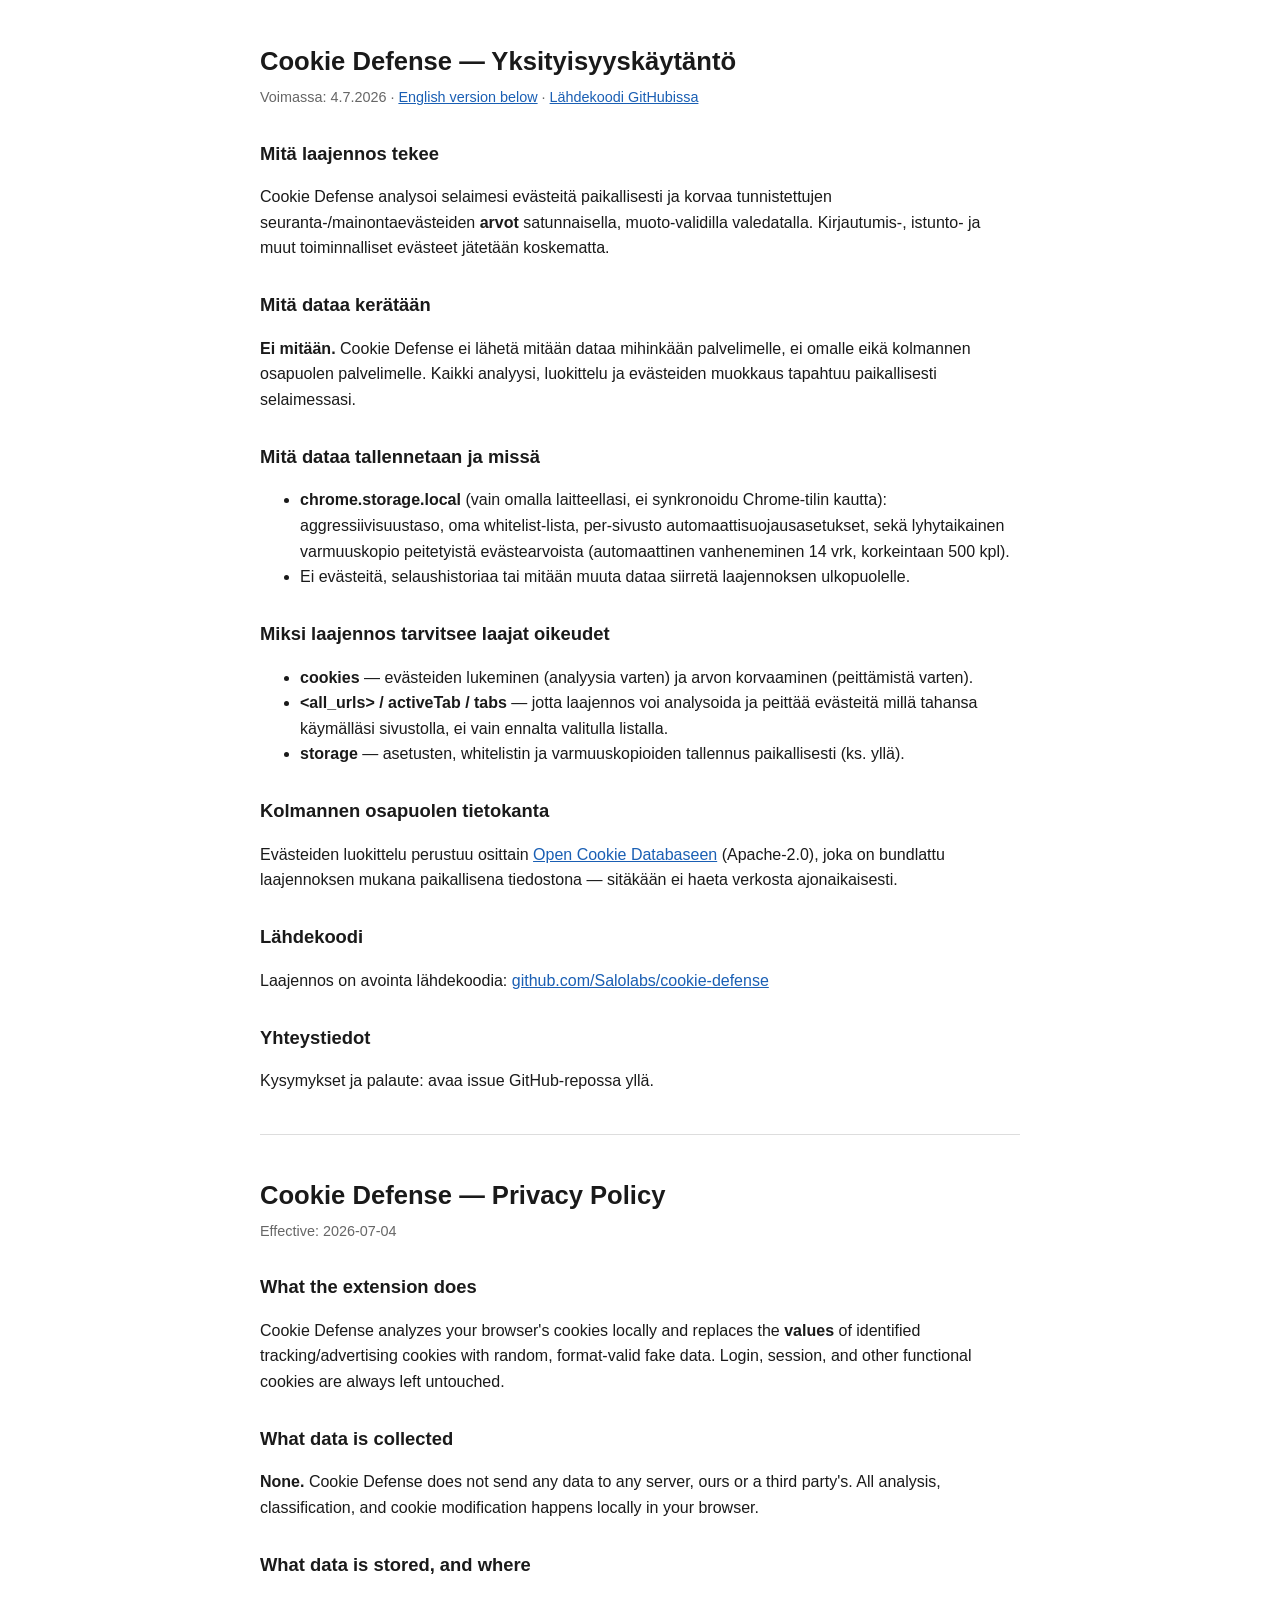
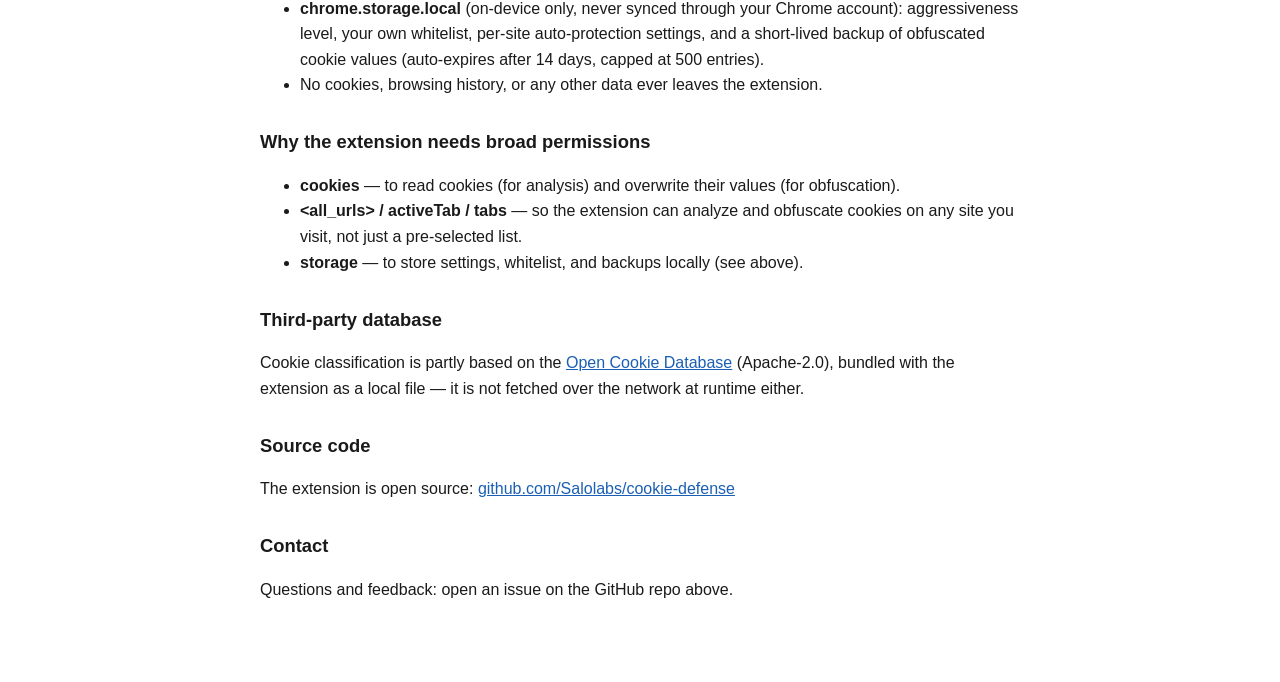
<file: docs/index.html>
<!doctype html>
<html lang="fi">
<head>
<meta charset="utf-8">
<meta name="viewport" content="width=device-width, initial-scale=1">
<title>Cookie Defense — Yksityisyyskäytäntö / Privacy Policy</title>
<meta name="description" content="Cookie Defense -selainlaajennuksen yksityisyyskäytäntö.">
<style>
  body {
    max-width: 760px;
    margin: 0 auto;
    padding: 24px 16px 64px;
    font: 16px/1.6 -apple-system, BlinkMacSystemFont, "Segoe UI", sans-serif;
    color: #1a1a1a;
    background: #fff;
  }
  h1 { font-size: 1.6em; margin-bottom: 4px; }
  h2 { font-size: 1.15em; margin-top: 1.6em; }
  .meta { color: #666; font-size: 0.9em; margin-top: 0; }
  a { color: #1a5fb4; }
  hr { margin: 40px 0; border: none; border-top: 1px solid #ddd; }
  code { background: #f2f2f2; padding: 1px 5px; border-radius: 3px; font-size: 0.92em; }
</style>
</head>
<body>

<h1>Cookie Defense — Yksityisyyskäytäntö</h1>
<p class="meta">Voimassa: 4.7.2026 · <a href="#privacy-policy-en">English version below</a> · <a href="https://github.com/Salolabs/cookie-defense">Lähdekoodi GitHubissa</a></p>

<h2>Mitä laajennos tekee</h2>
<p>Cookie Defense analysoi selaimesi evästeitä paikallisesti ja korvaa tunnistettujen seuranta-/mainontaevästeiden <strong>arvot</strong> satunnaisella, muoto-validilla valedatalla. Kirjautumis-, istunto- ja muut toiminnalliset evästeet jätetään koskematta.</p>

<h2>Mitä dataa kerätään</h2>
<p><strong>Ei mitään.</strong> Cookie Defense ei lähetä mitään dataa mihinkään palvelimelle, ei omalle eikä kolmannen osapuolen palvelimelle. Kaikki analyysi, luokittelu ja evästeiden muokkaus tapahtuu paikallisesti selaimessasi.</p>

<h2>Mitä dataa tallennetaan ja missä</h2>
<ul>
<li><strong>chrome.storage.local</strong> (vain omalla laitteellasi, ei synkronoidu Chrome-tilin kautta): aggressiivisuustaso, oma whitelist-lista, per-sivusto automaattisuojausasetukset, sekä lyhytaikainen varmuuskopio peitetyistä evästearvoista (automaattinen vanheneminen 14 vrk, korkeintaan 500 kpl).</li>
<li>Ei evästeitä, selaushistoriaa tai mitään muuta dataa siirretä laajennoksen ulkopuolelle.</li>
</ul>

<h2>Miksi laajennos tarvitsee laajat oikeudet</h2>
<ul>
<li><strong>cookies</strong> — evästeiden lukeminen (analyysia varten) ja arvon korvaaminen (peittämistä varten).</li>
<li><strong>&lt;all_urls&gt; / activeTab / tabs</strong> — jotta laajennos voi analysoida ja peittää evästeitä millä tahansa käymälläsi sivustolla, ei vain ennalta valitulla listalla.</li>
<li><strong>storage</strong> — asetusten, whitelistin ja varmuuskopioiden tallennus paikallisesti (ks. yllä).</li>
</ul>

<h2>Kolmannen osapuolen tietokanta</h2>
<p>Evästeiden luokittelu perustuu osittain <a href="https://github.com/jkwakman/Open-Cookie-Database">Open Cookie Databaseen</a> (Apache-2.0), joka on bundlattu laajennoksen mukana paikallisena tiedostona — sitäkään ei haeta verkosta ajonaikaisesti.</p>

<h2>Lähdekoodi</h2>
<p>Laajennos on avointa lähdekoodia: <a href="https://github.com/Salolabs/cookie-defense">github.com/Salolabs/cookie-defense</a></p>

<h2>Yhteystiedot</h2>
<p>Kysymykset ja palaute: avaa issue GitHub-repossa yllä.</p>

<hr>

<h1 id="privacy-policy-en">Cookie Defense — Privacy Policy</h1>
<p class="meta">Effective: 2026-07-04</p>

<h2>What the extension does</h2>
<p>Cookie Defense analyzes your browser's cookies locally and replaces the <strong>values</strong> of identified tracking/advertising cookies with random, format-valid fake data. Login, session, and other functional cookies are always left untouched.</p>

<h2>What data is collected</h2>
<p><strong>None.</strong> Cookie Defense does not send any data to any server, ours or a third party's. All analysis, classification, and cookie modification happens locally in your browser.</p>

<h2>What data is stored, and where</h2>
<ul>
<li><strong>chrome.storage.local</strong> (on-device only, never synced through your Chrome account): aggressiveness level, your own whitelist, per-site auto-protection settings, and a short-lived backup of obfuscated cookie values (auto-expires after 14 days, capped at 500 entries).</li>
<li>No cookies, browsing history, or any other data ever leaves the extension.</li>
</ul>

<h2>Why the extension needs broad permissions</h2>
<ul>
<li><strong>cookies</strong> — to read cookies (for analysis) and overwrite their values (for obfuscation).</li>
<li><strong>&lt;all_urls&gt; / activeTab / tabs</strong> — so the extension can analyze and obfuscate cookies on any site you visit, not just a pre-selected list.</li>
<li><strong>storage</strong> — to store settings, whitelist, and backups locally (see above).</li>
</ul>

<h2>Third-party database</h2>
<p>Cookie classification is partly based on the <a href="https://github.com/jkwakman/Open-Cookie-Database">Open Cookie Database</a> (Apache-2.0), bundled with the extension as a local file — it is not fetched over the network at runtime either.</p>

<h2>Source code</h2>
<p>The extension is open source: <a href="https://github.com/Salolabs/cookie-defense">github.com/Salolabs/cookie-defense</a></p>

<h2>Contact</h2>
<p>Questions and feedback: open an issue on the GitHub repo above.</p>

</body>
</html>
</file>
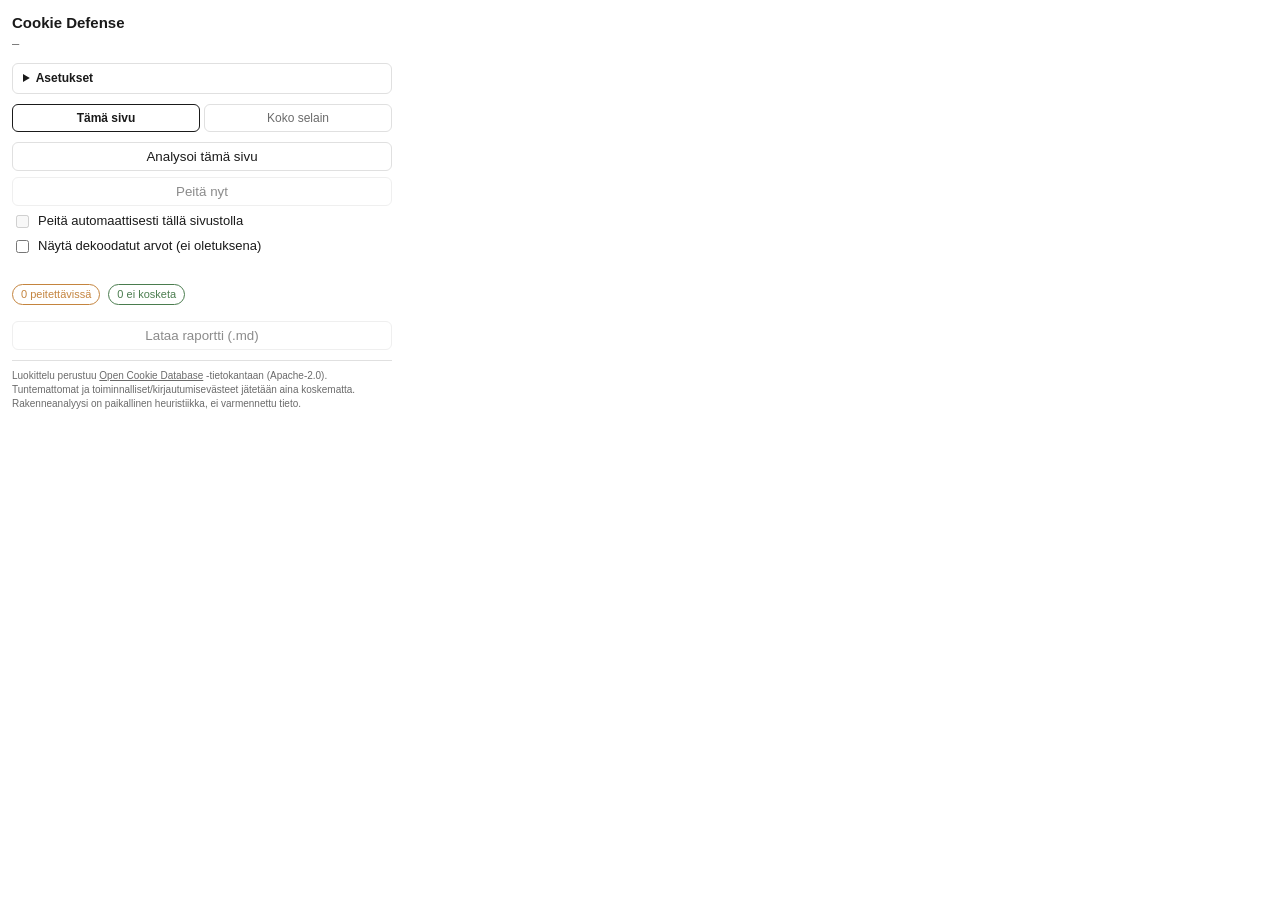
<file: extension/popup.html>
<!doctype html>
<html lang="fi">
  <head>
    <meta charset="utf-8" />
    <title>Cookie Defense</title>
    <link rel="stylesheet" href="popup.css" />
  </head>
  <body>
    <header>
      <h1>Cookie Defense</h1>
      <p id="hostname" class="hostname">–</p>
    </header>

    <details id="settingsDetails" class="settings">
      <summary data-i18n="settingsToggle">Asetukset</summary>
      <label class="toggle">
        <input type="checkbox" id="globalAutoToggle" />
        <span data-i18n="globalAutoProtectLabel">Peitä automaattisesti kaikilla sivustoilla</span>
      </label>
      <p class="small" data-i18n="globalAutoProtectHint">Ohittaa alla olevan per-sivusto-kytkimen. Suojaa jatkossa asetettavat evästeet kaikkialla — käytä "Peitä kaikki tunnistetut seurantaevästeet" peittääksesi jo olemassa olevat heti.</p>
      <p class="small" data-i18n="levelIntro">Kuinka aggressiivisesti tuntemattomat (tietokannassa tunnistamattomat) evästeet peitetään.</p>
      <div id="levelPicker" class="level-picker"></div>
      <p id="levelWarning" class="level-warning" hidden></p>
    </details>

    <nav class="tabs">
      <button id="tabSite" class="tab active" type="button" data-i18n="tabSite">Tämä sivu</button>
      <button id="tabBrowser" class="tab" type="button" data-i18n="tabBrowser">Koko selain</button>
    </nav>

    <section id="siteView">
      <section class="controls">
        <button id="analyzeBtn" type="button" data-i18n="analyzeBtn">Analysoi tämä sivu</button>
        <button id="obfuscateBtn" type="button" disabled data-i18n="obfuscateBtn">Peitä nyt</button>
        <label class="toggle">
          <input type="checkbox" id="autoToggle" disabled />
          <span data-i18n="autoToggleLabel">Peitä automaattisesti tällä sivustolla</span>
        </label>
        <label class="toggle">
          <input type="checkbox" id="revealToggle" />
          <span data-i18n="revealToggleLabel">Näytä dekoodatut arvot (ei oletuksena)</span>
        </label>
      </section>

      <p id="status" class="status"></p>

      <section id="summary" class="summary" hidden>
        <span class="pill pill-obfuscatable"><span id="countObfuscatable">0</span> <span data-i18n="labelObfuscatable">peitettävissä</span></span>
        <span class="pill pill-safe"><span id="countSafe">0</span> <span data-i18n="labelSafe">ei kosketa</span></span>
      </section>

      <ul id="cookieList" class="cookie-list"></ul>

      <section id="backupsSection" class="backups" hidden>
        <h2 data-i18n="backupsHeader">Viimeksi peitetyt tällä sivustolla</h2>
        <ul id="backupsList" class="backups-list"></ul>
      </section>

      <button id="downloadSiteReportBtn" type="button" disabled data-i18n="downloadReportBtn">Lataa raportti (.md)</button>
    </section>

    <section id="browserView" hidden>
      <section class="controls">
        <button id="fullScanBtn" type="button" data-i18n="fullScanBtn">Skannaa koko selain</button>
        <button id="obfuscateAllBtn" type="button" disabled data-i18n="obfuscateAllBtn">Peitä kaikki tunnistetut seurantaevästeet (koko selain)</button>
      </section>
      <p id="browserStatus" class="status"></p>
      <ul id="browserSummary" class="summary-list"></ul>
      <button id="downloadBrowserReportBtn" type="button" disabled data-i18n="downloadReportBtn">Lataa raportti (.md)</button>
    </section>

    <footer>
      <span data-i18n="footerPre">Luokittelu perustuu</span>
      <a href="https://github.com/jkwakman/Open-Cookie-Database" target="_blank" rel="noopener">Open Cookie Database</a>
      <span data-i18n="footerPost">-tietokantaan (Apache-2.0). Tuntemattomat ja toiminnalliset/kirjautumisevästeet jätetään aina koskematta. Rakenneanalyysi on paikallinen heuristiikka, ei varmennettu tieto.</span>
    </footer>

    <script type="module" src="popup.js"></script>
  </body>
</html>
</file>
<file: extension/popup.css>
:root {
  color-scheme: light dark;
  --bg: #ffffff;
  --fg: #1a1a1a;
  --muted: #6b6b6b;
  --border: #e0e0e0;
  --obfuscatable: #c4843e;
  --safe: #4a7c4e;
  --unknown: #8a8a8a;
}

@media (prefers-color-scheme: dark) {
  :root {
    --bg: #1e1e1e;
    --fg: #f0f0f0;
    --muted: #a0a0a0;
    --border: #3a3a3a;
  }
}

body {
  width: 380px;
  margin: 0;
  padding: 12px;
  font: 13px/1.4 -apple-system, BlinkMacSystemFont, "Segoe UI", sans-serif;
  background: var(--bg);
  color: var(--fg);
}

h1 {
  font-size: 15px;
  margin: 0;
}

.hostname {
  margin: 2px 0 10px;
  color: var(--muted);
  word-break: break-all;
}

.tabs {
  display: flex;
  gap: 4px;
  margin-bottom: 10px;
}

.tab {
  flex: 1;
  padding: 6px 8px;
  border: 1px solid var(--border);
  border-radius: 6px;
  background: transparent;
  color: var(--muted);
  cursor: pointer;
  font-size: 12px;
}

.tab.active {
  color: var(--fg);
  border-color: var(--fg);
  font-weight: 600;
}

.risk-low {
  color: var(--safe);
}

.risk-medium {
  color: var(--obfuscatable);
}

.risk-high {
  color: #c43e3e;
  font-weight: 600;
}

details.cookie-details {
  margin-top: 4px;
}

details.cookie-details summary {
  cursor: pointer;
  color: var(--muted);
  font-size: 11px;
}

.factor-list {
  margin: 4px 0 0;
  padding-left: 16px;
  font-size: 11px;
  color: var(--muted);
}

.summary-list {
  list-style: none;
  margin: 0 0 8px;
  padding: 0;
  font-size: 12px;
}

.summary-list li {
  padding: 2px 0;
}

#downloadSiteReportBtn,
#downloadBrowserReportBtn {
  width: 100%;
  margin-top: 8px;
}

.controls {
  display: flex;
  flex-direction: column;
  gap: 6px;
  margin-bottom: 8px;
}

button {
  padding: 6px 10px;
  border: 1px solid var(--border);
  border-radius: 6px;
  background: transparent;
  color: var(--fg);
  cursor: pointer;
}

button:disabled {
  opacity: 0.5;
  cursor: default;
}

.toggle {
  display: flex;
  align-items: center;
  gap: 6px;
}

.status {
  min-height: 16px;
  color: var(--muted);
  margin: 4px 0;
}

.summary {
  display: flex;
  gap: 8px;
  margin-bottom: 8px;
}

.pill {
  font-size: 11px;
  padding: 2px 8px;
  border-radius: 999px;
  border: 1px solid var(--border);
}

.pill-obfuscatable {
  color: var(--obfuscatable);
  border-color: var(--obfuscatable);
}

.pill-safe {
  color: var(--safe);
  border-color: var(--safe);
}

.cookie-list {
  list-style: none;
  margin: 0;
  padding: 0;
  max-height: 280px;
  overflow-y: auto;
}

.cookie-item {
  padding: 6px 0;
  border-bottom: 1px solid var(--border);
}

.cookie-name {
  font-weight: 600;
  word-break: break-all;
}

.cookie-meta {
  color: var(--muted);
  font-size: 11px;
}

.badge {
  display: inline-block;
  font-size: 10px;
  padding: 1px 6px;
  border-radius: 999px;
  margin-left: 4px;
}

.badge-obfuscatable {
  background: color-mix(in srgb, var(--obfuscatable) 20%, transparent);
  color: var(--obfuscatable);
}

.badge-safe {
  background: color-mix(in srgb, var(--safe) 20%, transparent);
  color: var(--safe);
}

.badge-unknown {
  background: color-mix(in srgb, var(--unknown) 25%, transparent);
  color: var(--unknown);
}

footer {
  margin-top: 10px;
  padding-top: 8px;
  border-top: 1px solid var(--border);
  font-size: 10px;
  color: var(--muted);
}

footer a {
  color: inherit;
}

.small {
  font-size: 11px;
  color: var(--muted);
  margin: 4px 0;
}

.settings {
  border: 1px solid var(--border);
  border-radius: 6px;
  padding: 6px 10px;
  margin-bottom: 10px;
  font-size: 12px;
}

.settings summary {
  cursor: pointer;
  font-weight: 600;
}

.level-picker {
  display: flex;
  flex-direction: column;
  gap: 6px;
  margin-top: 8px;
}

.level-option {
  display: flex;
  align-items: flex-start;
  gap: 6px;
  cursor: pointer;
}

.level-option input {
  margin-top: 2px;
}

.level-option .level-name {
  font-weight: 600;
}

.level-option .level-desc {
  display: block;
  color: var(--muted);
  font-size: 11px;
}

.level-warning {
  margin-top: 8px;
  padding: 6px 8px;
  border-radius: 6px;
  background: color-mix(in srgb, var(--obfuscatable) 15%, transparent);
  color: var(--obfuscatable);
  font-size: 11px;
}

.backups {
  margin: 8px 0;
  padding: 8px 10px;
  border: 1px solid var(--border);
  border-radius: 6px;
}

.backups h2 {
  font-size: 11px;
  margin: 0 0 6px;
  color: var(--muted);
  text-transform: uppercase;
  letter-spacing: 0.03em;
}

.backups-list {
  list-style: none;
  margin: 0;
  padding: 0;
  display: flex;
  flex-direction: column;
  gap: 6px;
}

.backup-item {
  display: flex;
  align-items: center;
  justify-content: space-between;
  gap: 6px;
  font-size: 11px;
}

.backup-item .backup-name {
  font-weight: 600;
  word-break: break-all;
}

.backup-actions {
  display: flex;
  gap: 4px;
  flex-shrink: 0;
}

.backup-actions button {
  padding: 3px 6px;
  font-size: 10px;
}
</file>
